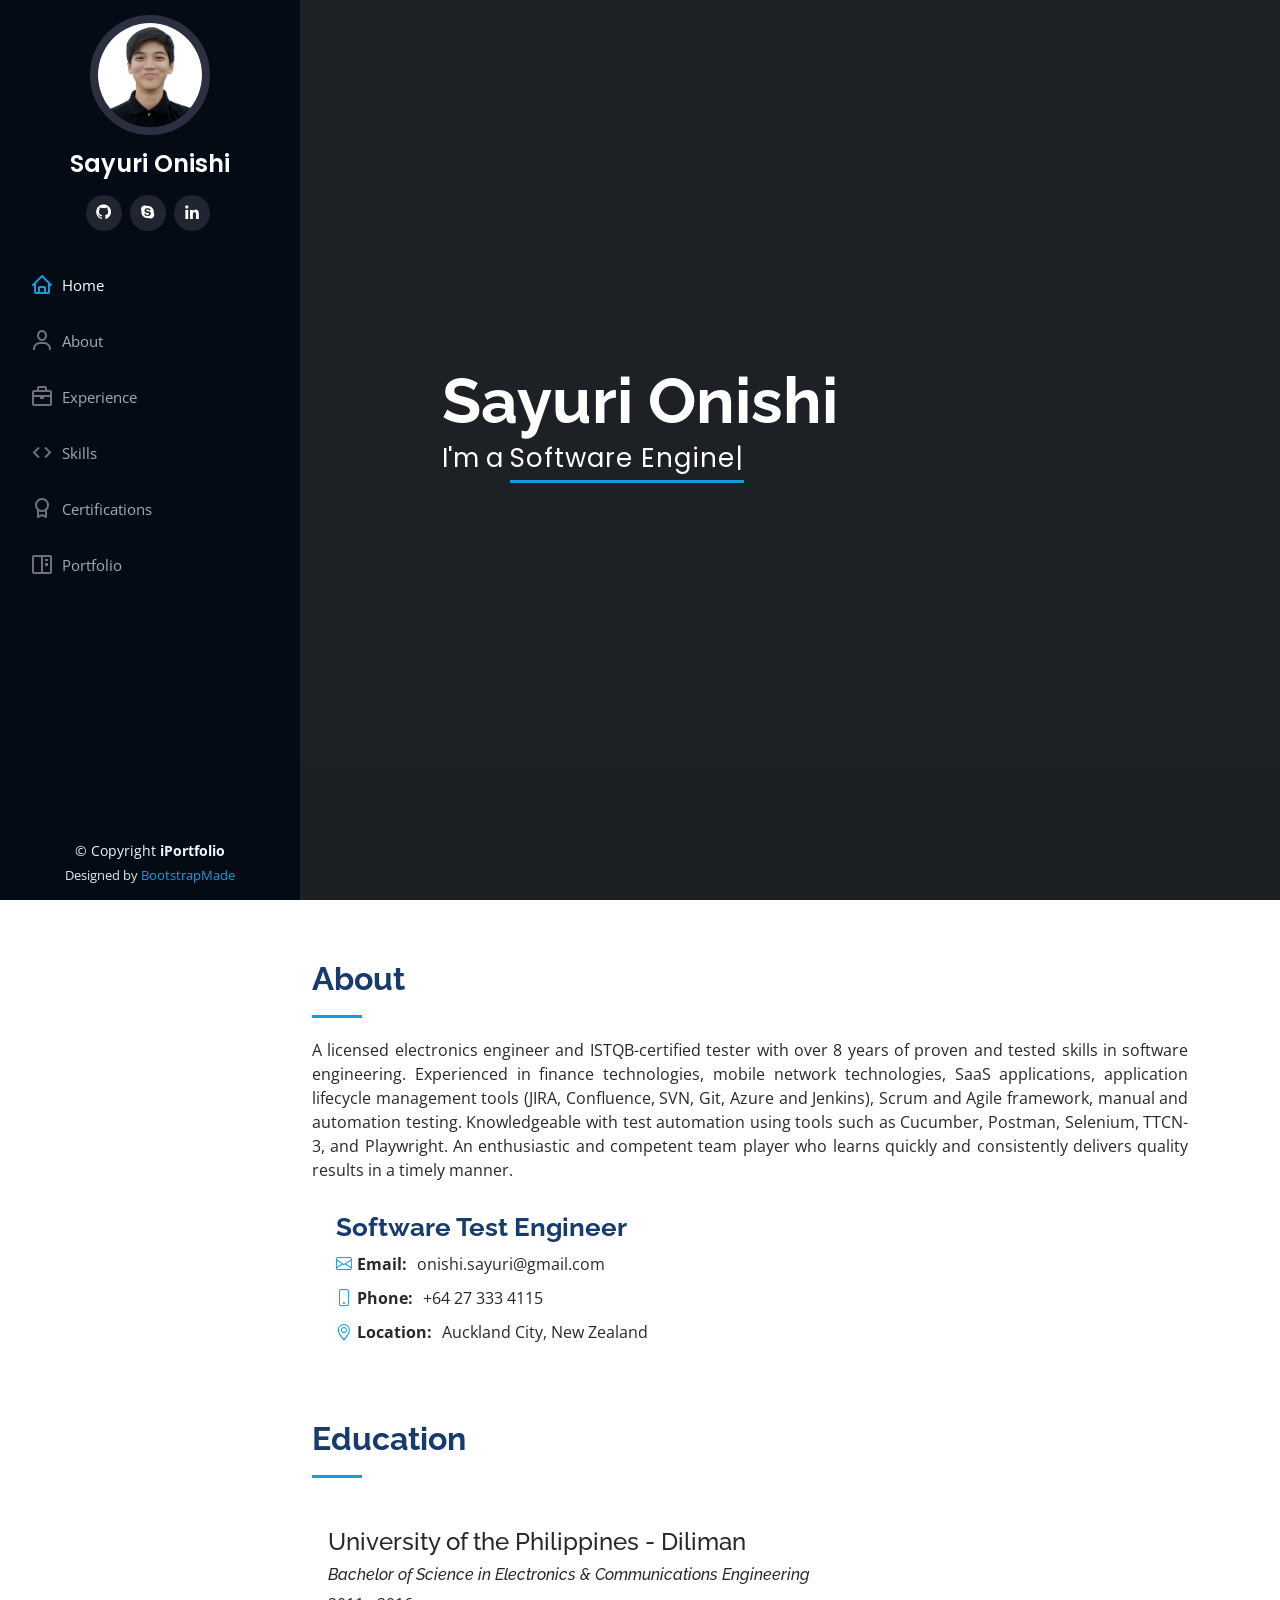
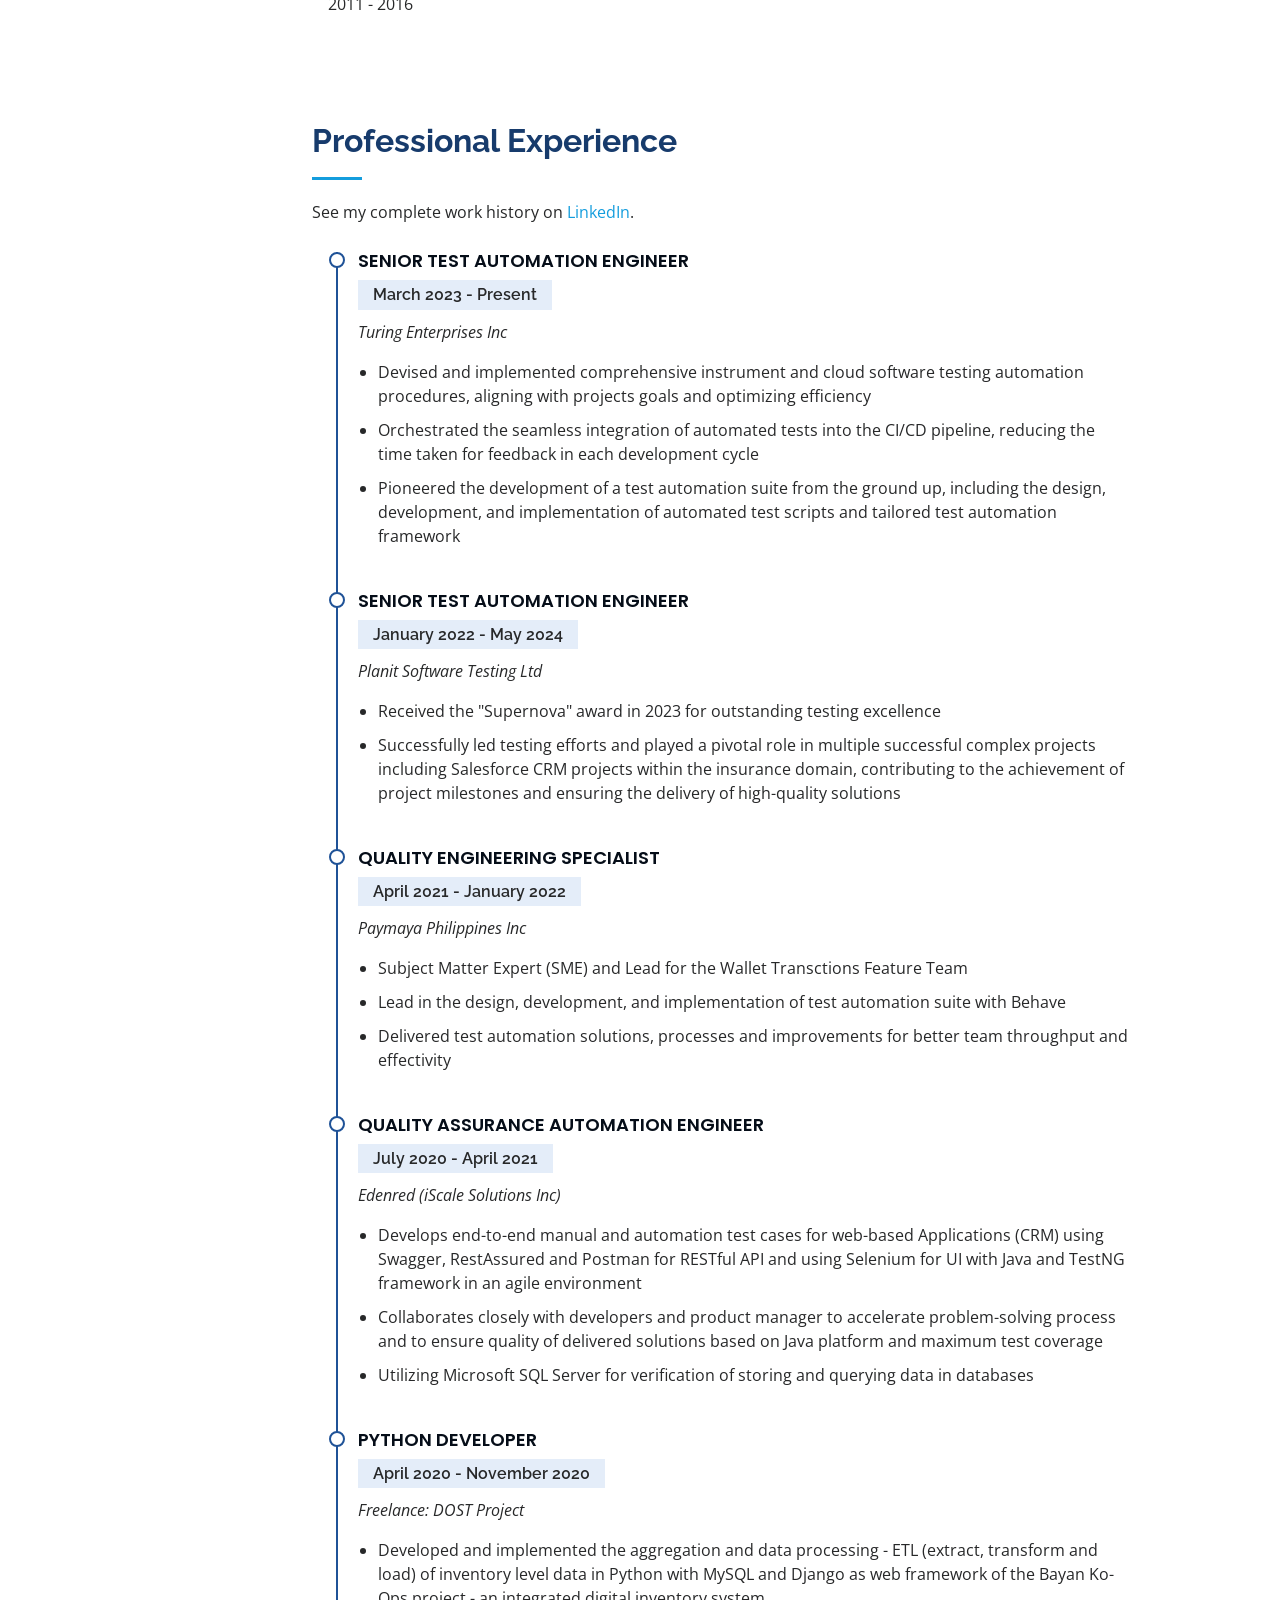
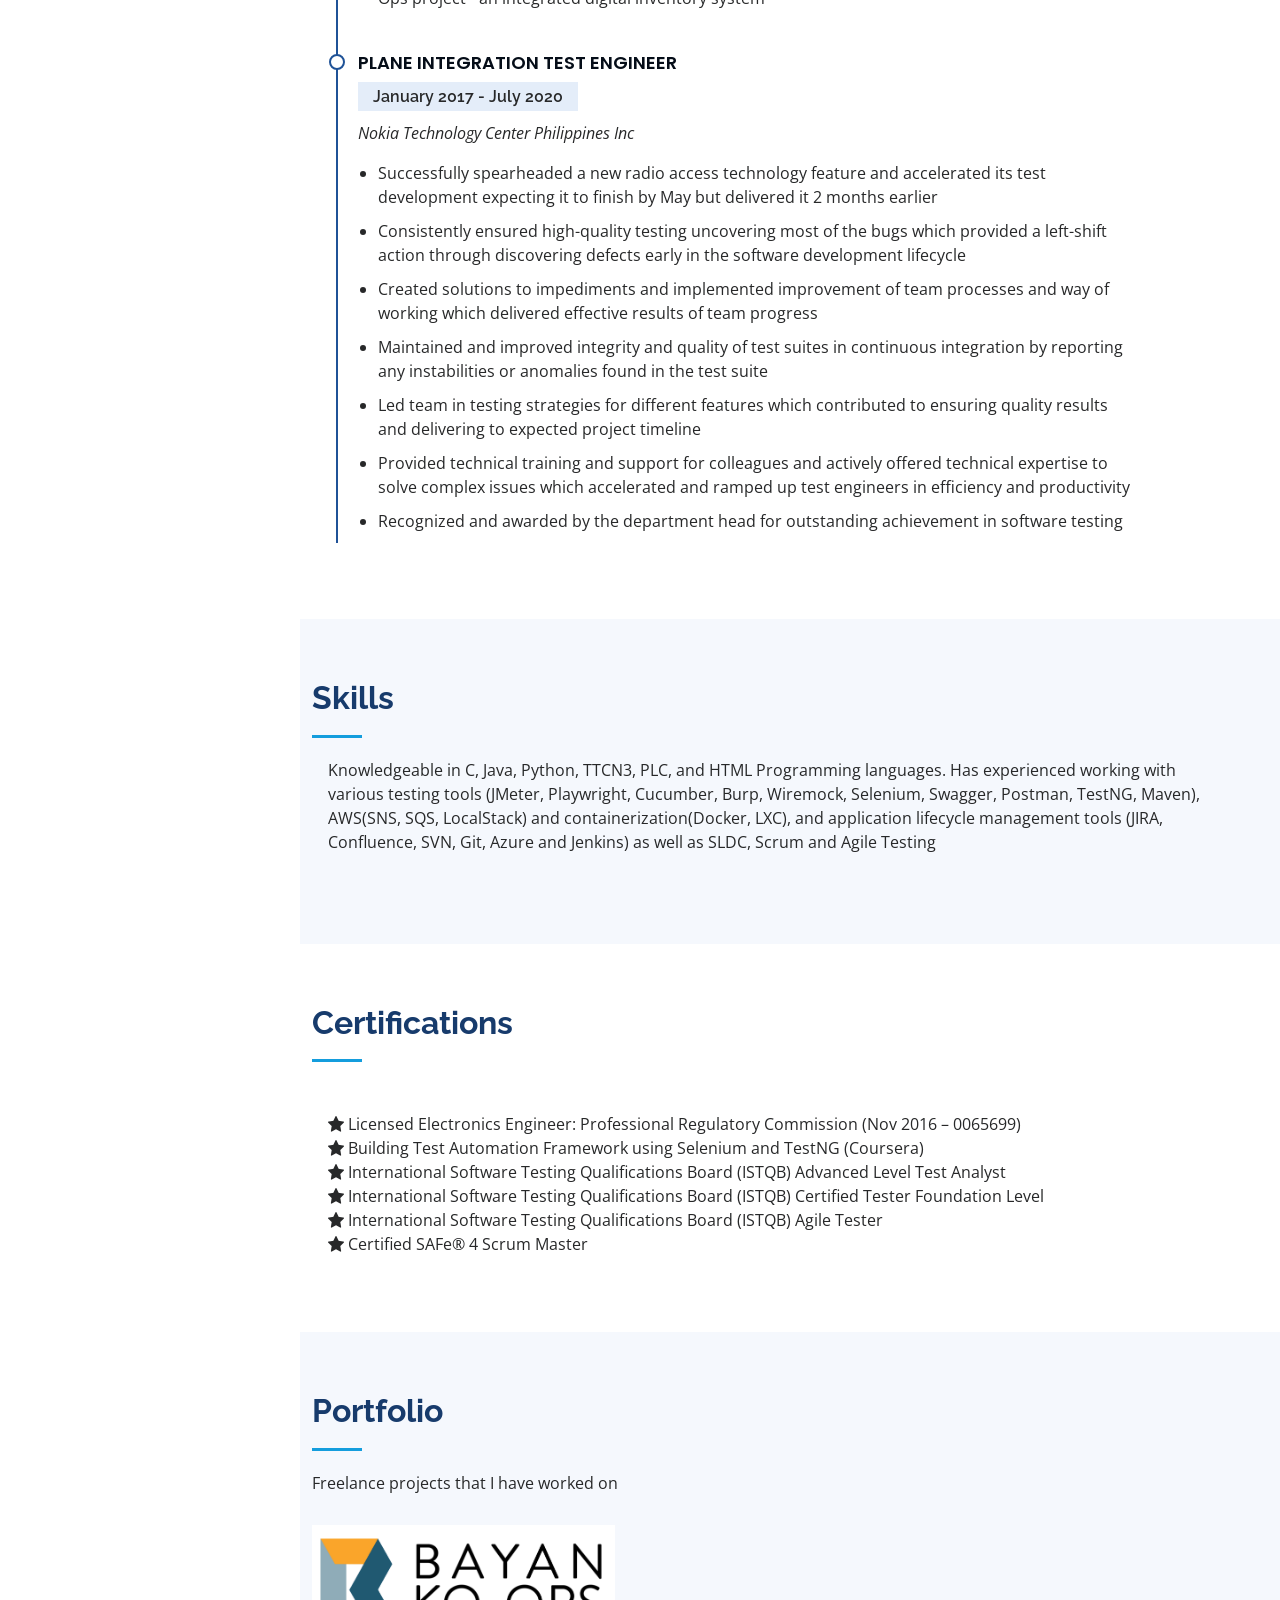
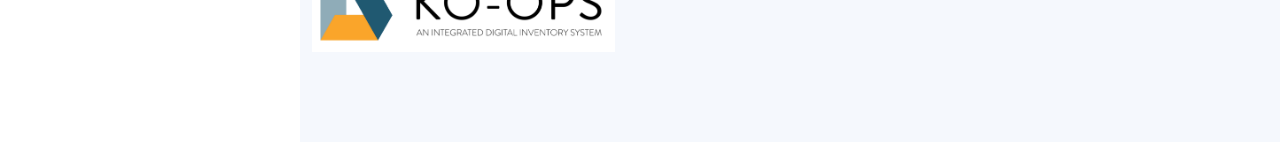
<file: index.html>
<!DOCTYPE html>
<html lang="en">

<head>
  <meta charset="utf-8">
  <meta content="width=device-width, initial-scale=1.0" name="viewport">

  <title>Sayuri Onishi</title>
  <meta property="og:image" content="assets/img/media-link-preview.png" />
  <meta content="" name="description">
  <meta content="" name="keywords">

  <!-- Favicons -->
  <link href="assets/img/avatar.png" rel="icon">
  <link href="assets/img/logo-favicon.png" rel="apple-touch-icon">

  <!-- Google Fonts -->
  <link href="https://fonts.googleapis.com/css?family=Open+Sans:300,300i,400,400i,600,600i,700,700i|Raleway:300,300i,400,400i,500,500i,600,600i,700,700i|Poppins:300,300i,400,400i,500,500i,600,600i,700,700i" rel="stylesheet">

  <!-- Vendor CSS Files -->
  <link href="assets/vendor/aos/aos.css" rel="stylesheet">
  <link href="assets/vendor/bootstrap/css/bootstrap.min.css" rel="stylesheet">
  <link href="assets/vendor/bootstrap-icons/bootstrap-icons.css" rel="stylesheet">
  <link href="assets/vendor/boxicons/css/boxicons.min.css" rel="stylesheet">
  <link href="assets/vendor/glightbox/css/glightbox.min.css" rel="stylesheet">
  <link href="assets/vendor/swiper/swiper-bundle.min.css" rel="stylesheet">

  <!-- Template Main CSS File -->
  <link href="assets/css/style.css" rel="stylesheet">

  <!-- =======================================================
  * Template Name: iPortfolio - v3.2.0
  * Template URL: https://bootstrapmade.com/iportfolio-bootstrap-portfolio-websites-template/
  * Author: BootstrapMade.com
  * License: https://bootstrapmade.com/license/
  ======================================================== -->
</head>

<body>

  <!-- ======= Mobile nav toggle button ======= -->
  <i class="bi bi-list mobile-nav-toggle d-xl-none"></i>

  <!-- ======= Header ======= -->
  <header id="header">
    <div class="d-flex flex-column">

      <div class="profile">
        <img src="assets/img/profile-img.jpg" alt="" class="img-fluid rounded-circle">
        <h1 class="text-light"><a href="index.html">Sayuri Onishi</a></h1>
        <div class="social-links mt-3 text-center">
          <a href="https://sayurionishi.github.io/sayurionishi/" class="github"><i class="bx bxl-github"></i></a>
          <a href="https://join.skype.com/invite/D8X1lK2JYnkG" class="skype"><i class="bx bxl-skype"></i></a>
          <a href="https://www.linkedin.com/in/sayuri-onishi/" class="linkedin"><i class="bx bxl-linkedin"></i></a>
        </div>
      </div>

      <nav id="navbar" class="nav-menu navbar">
        <ul>
          <li><a href="#hero" class="nav-link scrollto active"><i class="bx bx-home"></i> <span>Home</span></a></li>
          <li><a href="#about" class="nav-link scrollto"><i class="bx bx-user"></i> <span>About</span></a></li>
          <li><a href="#resume" class="nav-link scrollto"><i class="bx bx-briefcase"></i> <span>Experience</span></a></li>
          <li><a href="#skills" class="nav-link scrollto"><i class="bx bx-code"></i> <span>Skills</span></a></li>
          <li><a href="#services" class="nav-link scrollto"><i class="bx bx-award"></i> <span>Certifications</span></a></li>
          <li><a href="#portfolio" class="nav-link scrollto"><i class="bx bx-book-content"></i> <span>Portfolio</span></a></li>
        </ul>
      </nav><!-- .nav-menu -->
    </div>
  </header><!-- End Header -->

  <!-- ======= Hero Section ======= -->
  <section id="hero" class="d-flex flex-column justify-content-center align-items-center">
    <div class="hero-container" data-aos="fade-in">
      <h1>Sayuri Onishi</h1>
      <p>I'm a <span class="typed" data-typed-items="Software Engineer, Software Tester, Software Developer"></span></p>
    </div>
  </section><!-- End Hero -->

  <main id="main">

    <!-- ======= About Section ======= -->
    <section id="about" class="about pb-0">
      <div class="container">

        <div class="section-title col-lg-11">
          <h2>About</h2>
          <p>A licensed electronics engineer and ISTQB-certified tester with over 8 years of proven and tested skills in software
            engineering. Experienced in finance technologies, mobile network technologies, SaaS applications, application lifecycle management tools
            (JIRA, Confluence, SVN, Git, Azure and Jenkins), Scrum and Agile framework, manual and automation testing.
            Knowledgeable with test automation using tools such as Cucumber, Postman, Selenium, TTCN-3, and Playwright. An
            enthusiastic and competent team player who learns quickly and consistently delivers quality results in a timely manner.</p>
        </div>
        <div class="col-lg-8 pt-4 pt-lg-0 content mx-4" data-aos="fade-left">
          <h3>Software Test Engineer</h3>
            <div class="col-lg-6">
              <ul>
                <li><i class="bi bi-envelope"></i> <strong>Email:</strong> <span>onishi.sayuri@gmail.com</span></li>
                <li><i class="bi bi-phone"></i> <strong>Phone:</strong> <span>+64 27 333 4115</span></li>
                <li><i class="bi bi-geo-alt"></i> <strong>Location:</strong> <span>Auckland City, New Zealand</span></li>
              </ul>
          </div>
        </div>
      </div>
    </section><!-- End About Section -->

    <!-- ======= Education Section ======= -->
    <section id="facts" class="facts">
      <div class="container">

        <div class="section-title">
          <h2>Education</h2>
        </div>
        <div class="mx-3" data-aos="fade-right">
          <h4>University of the Philippines - Diliman</h4>
          <h6><em>Bachelor of Science in Electronics &amp; Communications Engineering</em></h6>
          <p>2011 - 2016</p>
        </div>
      </div>
    </section><!-- End Facts Section -->

    <!-- ======= Resume Section ======= -->
    <section id="resume" class="resume">
      <div class="container">

        <div class="section-title">
          <h2>Professional Experience</h2>
          <p>See my complete work history on <a href="http://linkedin.com/in/sayuri-onishi">LinkedIn</a>.</p>
        </div>

        <div class="row"></div>
          <div class="col-lg-10 mx-4" data-aos="fade-up" data-aos-delay="100">
            <div class="resume-item">
              <h4>Senior Test Automation Engineer</h4>
              <h5>March 2023 - Present</h5>
              <p><em>Turing Enterprises Inc</em></p>
              <ul>
                <li>Devised and implemented comprehensive instrument and cloud software testing
                  automation procedures, aligning with projects goals and optimizing efficiency</li>
                <li>Orchestrated the seamless integration of automated tests into the CI/CD pipeline,
                  reducing the time taken for feedback in each development cycle</li>
                <li>Pioneered the development of a test automation suite from the ground up, including the
                  design, development, and implementation of automated test scripts and tailored test
                  automation framework</li>
               <!--- <li>Delegate tasks to the 7 members of the design team and provide counsel on all aspects of the project. </li>
                <li>Supervise the assessment of all graphic materials in order to ensure quality and accuracy of the design</li>
                <li>Oversee the efficient use of production project budgets ranging from $2,000 - $25,000</li> -->
              </ul>
            </div>
            <div class="resume-item">
              <h4>Senior Test Automation Engineer</h4>
              <h5>January 2022 - May 2024</h5>
              <p><em>Planit Software Testing Ltd</em></p>
              <ul>
                <li>Received the "Supernova" award in 2023 for outstanding testing excellence</li>
                <li>Successfully led testing efforts and played a pivotal role in multiple successful complex
                  projects including Salesforce CRM projects within the insurance domain, contributing to
                  the achievement of project milestones and ensuring the delivery of high-quality
                  solutions</li>
               <!--- <li>Delegate tasks to the 7 members of the design team and provide counsel on all aspects of the project. </li>
                <li>Supervise the assessment of all graphic materials in order to ensure quality and accuracy of the design</li>
                <li>Oversee the efficient use of production project budgets ranging from $2,000 - $25,000</li> -->
              </ul>
            </div>
            <div class="resume-item">
              <h4>Quality Engineering Specialist</h4>
              <h5>April 2021 - January 2022</h5>
              <p><em>Paymaya Philippines Inc</em></p>
              <ul>
                <li>Subject Matter Expert (SME) and Lead for the Wallet Transctions Feature Team</li>
                <li>Lead in the design, development, and implementation of test automation suite with Behave</li>
                <li>Delivered test automation solutions, processes and improvements for better team throughput and effectivity</li>
               <!--- <li>Delegate tasks to the 7 members of the design team and provide counsel on all aspects of the project. </li>
                <li>Supervise the assessment of all graphic materials in order to ensure quality and accuracy of the design</li>
                <li>Oversee the efficient use of production project budgets ranging from $2,000 - $25,000</li> -->
              </ul>
            </div>
            <div class="resume-item">
              <h4>Quality Assurance Automation Engineer</h4>
              <h5>July 2020 - April 2021</h5>
              <p><em>Edenred (iScale Solutions Inc)</em></p>
              <ul>
                <li>Develops end-to-end manual and automation test cases for web-based Applications (CRM) using Swagger, RestAssured and Postman for RESTful API and using Selenium for UI with Java and TestNG framework in an agile environment</li>
                <li>Collaborates closely with developers and product manager to accelerate problem-solving process and to ensure quality of delivered solutions based on Java platform and maximum test coverage</li>
                <li>Utilizing Microsoft SQL Server for verification of storing and querying data in databases</li>
              </ul>
            </div>
            <div class="resume-item">
              <h4>Python Developer</h4>
              <h5>April 2020 - November 2020</h5>
              <p><em>Freelance: DOST Project</em></p>
              <ul>
                <li>Developed and implemented the aggregation and data processing - ETL (extract, transform and load) of inventory level data in Python with MySQL and Django as web framework of the Bayan Ko-Ops project - an integrated digital inventory system</li>
              </ul>
            </div>
            <div class="resume-item">
              <h4>Plane Integration Test Engineer</h4>
              <h5>January 2017 - July 2020</h5>
              <p><em>Nokia Technology Center Philippines Inc</em></p>
              <ul>
                <li>Successfully spearheaded a new radio access technology feature and accelerated its test development expecting it to finish by May but delivered it 2 months earlier</li>
                <li>Consistently ensured high-quality testing uncovering most of the bugs which provided a left-shift action through discovering defects early in the software development lifecycle</li>
                <li>Created solutions to impediments and implemented improvement of team processes and way of working which delivered effective results of team progress</li>
                <li>Maintained and improved integrity and quality of test suites in continuous integration by reporting any instabilities or anomalies found in the test suite</li>
                <li>Led team in testing strategies for different features which contributed to ensuring quality results and delivering to expected project timeline</li>
                <li>Provided technical training and support for colleagues and actively offered technical expertise to solve complex issues which accelerated and ramped up test engineers in efficiency and productivity</li>
                <li>Recognized and awarded by the department head for outstanding achievement in software testing</li>
              </ul>
            </div>
          </div>
        </div>

      </div>
    </section><!-- End Resume Section -->


    <!-- ======= Skills Section ======= -->
    <section id="skills" class="skills section-bg">
      <div class="container">

        <div class="section-title">
          <h2>Skills</h2>
          <div class="col-lg-11 mx-3" data-aos="fade-in">
            <p>Knowledgeable in C, Java, Python, TTCN3, PLC, and HTML Programming languages. Has experienced working with various
              testing tools (JMeter, Playwright, Cucumber, Burp, Wiremock, Selenium, Swagger, Postman, TestNG, Maven), AWS(SNS, SQS, LocalStack)
              and containerization(Docker, LXC), and application lifecycle management tools (JIRA, Confluence, SVN, Git, Azure and Jenkins)
              as well as SLDC, Scrum and Agile Testing</p>
          </div>
        </div>
      </div>
    </section><!-- End Skills Section -->



    <!-- ======= Services/Ceritifcations Section ======= -->
    <section id="services" class="services">
      <div class="container">

        <div class="section-title">
          <h2>Certifications</h2>
        </div>
        <div class="col-lg-10 mx-3 content" data-aos="fade-in">
          <ul>
            <li><i class="bi bi-star-fill"></i>  <span>Licensed Electronics Engineer: Professional Regulatory Commission (Nov 2016 – 0065699)</span></li>
            <li><i class="bi bi-star-fill"></i>  <span>Building Test Automation Framework using Selenium and TestNG (Coursera)</span></li>
            <li><i class="bi bi-star-fill"></i>  <span>International Software Testing Qualifications Board (ISTQB) Advanced Level Test Analyst</span></li>
            <li><i class="bi bi-star-fill"></i>  <span>International Software Testing Qualifications Board (ISTQB) Certified Tester Foundation Level</span></li>
            <li><i class="bi bi-star-fill"></i>  <span>International Software Testing Qualifications Board (ISTQB) Agile Tester</span></li>
            <li><i class="bi bi-star-fill"></i>  <span>Certified SAFe® 4 Scrum Master</span></li>
          </ul>
        </div>

      </div>
    </section><!-- End Services Section -->

  <!-- ======= Portfolio Section ======= -->
   <section id="portfolio" class="portfolio section-bg">
    <div class="container">

      <div class="section-title">
        <h2>Portfolio</h2>
        <p>Freelance projects that I have worked on</p>
      </div>


      <div class="row portfolio-container" data-aos="fade-up" data-aos-delay="100">

        <div class="col-lg-4 col-md-6 portfolio-item filter-app">
          <div class="portfolio-wrap">
            <img src="assets/img/portfolio/portfolio-1.png" class="img-fluid" alt="">
            <div class="portfolio-links">
              <a href="assets/img/portfolio/portfolio-1.png" data-gallery="portfolioGallery" class="portfolio-lightbox" title="Bayan Ko Ops"><i class="bx bx-plus"></i></a>
              <a href="https://pcieerd.dost.gov.ph/images/downloads/presentation_materials/transport-webinar-2020/BayanKoOpsWebinarPPTv2.pdf" title="More Details"><i class="bx bx-link"></i></a>
            </div>
          </div>
        </div>

      </div>

    </div>
  </section><!-- End Portfolio Section -->

  </main><!-- End #main -->

  <!-- ======= Footer ======= -->
  <footer id="footer">
    <div class="container">
      <div class="copyright">
        &copy; Copyright <strong><span>iPortfolio</span></strong>
      </div>
      <div class="credits">
        <!-- All the links in the footer should remain intact. -->
        <!-- You can delete the links only if you purchased the pro version. -->
        <!-- Licensing information: https://bootstrapmade.com/license/ -->
        <!-- Purchase the pro version with working PHP/AJAX contact form: https://bootstrapmade.com/iportfolio-bootstrap-portfolio-websites-template/ -->
        Designed by <a href="https://bootstrapmade.com/">BootstrapMade</a>
      </div>
    </div>
  </footer><!-- End  Footer -->

  <a href="#" class="back-to-top d-flex align-items-center justify-content-center"><i class="bi bi-arrow-up-short"></i></a>

  <!-- Vendor JS Files -->
  <script src="assets/vendor/aos/aos.js"></script>
  <script src="assets/vendor/bootstrap/js/bootstrap.bundle.min.js"></script>
  <script src="assets/vendor/glightbox/js/glightbox.min.js"></script>
  <script src="assets/vendor/isotope-layout/isotope.pkgd.min.js"></script>
  <script src="assets/vendor/php-email-form/validate.js"></script>
  <script src="assets/vendor/purecounter/purecounter.js"></script>
  <script src="assets/vendor/swiper/swiper-bundle.min.js"></script>
  <script src="assets/vendor/typed.js/typed.min.js"></script>
  <script src="assets/vendor/waypoints/noframework.waypoints.js"></script>

  <!-- Template Main JS File -->
  <script src="assets/js/main.js"></script>

</body>

</html>
</file>
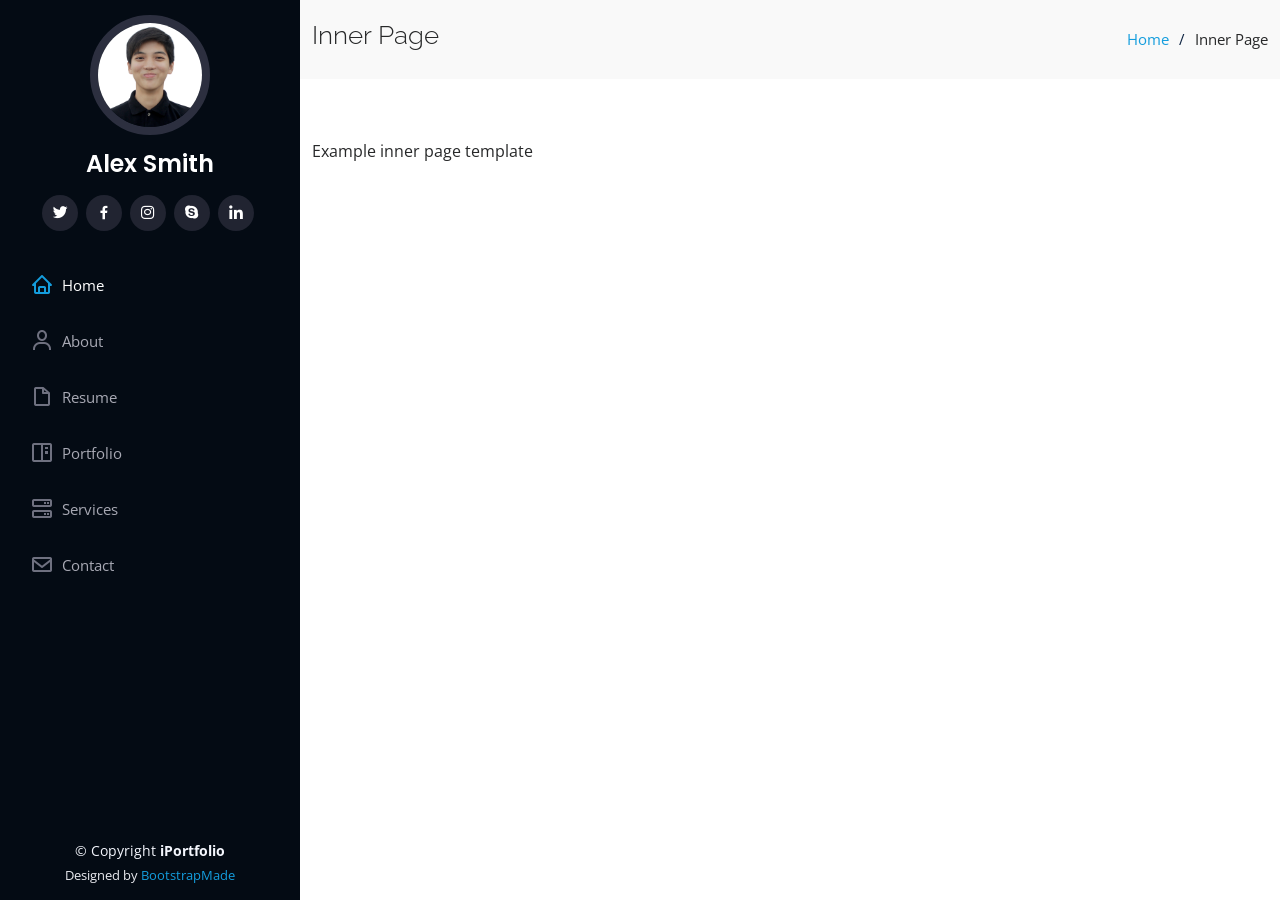
<file: inner-page.html>
<!DOCTYPE html>
<html lang="en">

<head>
  <meta charset="utf-8">
  <meta content="width=device-width, initial-scale=1.0" name="viewport">

  <title>Inner Page - Sayuri Onishi</title>
  <meta content="" name="description">
  <meta content="" name="keywords">

  <!-- Favicons -->
  <link href="assets/img/avatar.png" rel="icon">
  <link href="assets/img/logo-favicon.png" rel="apple-touch-icon">

  <!-- Google Fonts -->
  <link href="https://fonts.googleapis.com/css?family=Open+Sans:300,300i,400,400i,600,600i,700,700i|Raleway:300,300i,400,400i,500,500i,600,600i,700,700i|Poppins:300,300i,400,400i,500,500i,600,600i,700,700i" rel="stylesheet">

  <!-- Vendor CSS Files -->
  <link href="assets/vendor/aos/aos.css" rel="stylesheet">
  <link href="assets/vendor/bootstrap/css/bootstrap.min.css" rel="stylesheet">
  <link href="assets/vendor/bootstrap-icons/bootstrap-icons.css" rel="stylesheet">
  <link href="assets/vendor/boxicons/css/boxicons.min.css" rel="stylesheet">
  <link href="assets/vendor/glightbox/css/glightbox.min.css" rel="stylesheet">
  <link href="assets/vendor/swiper/swiper-bundle.min.css" rel="stylesheet">

  <!-- Template Main CSS File -->
  <link href="assets/css/style.css" rel="stylesheet">

  <!-- =======================================================
  * Template Name: iPortfolio - v3.2.0
  * Template URL: https://bootstrapmade.com/iportfolio-bootstrap-portfolio-websites-template/
  * Author: BootstrapMade.com
  * License: https://bootstrapmade.com/license/
  ======================================================== -->
</head>

<body>

  <!-- ======= Mobile nav toggle button ======= -->
  <i class="bi bi-list mobile-nav-toggle d-xl-none"></i>

  <!-- ======= Header ======= -->
  <header id="header">
    <div class="d-flex flex-column">

      <div class="profile">
        <img src="assets/img/profile-img.jpg" alt="" class="img-fluid rounded-circle">
        <h1 class="text-light"><a href="index.html">Alex Smith</a></h1>
        <div class="social-links mt-3 text-center">
          <a href="#" class="twitter"><i class="bx bxl-twitter"></i></a>
          <a href="#" class="facebook"><i class="bx bxl-facebook"></i></a>
          <a href="#" class="instagram"><i class="bx bxl-instagram"></i></a>
          <a href="#" class="google-plus"><i class="bx bxl-skype"></i></a>
          <a href="#" class="linkedin"><i class="bx bxl-linkedin"></i></a>
        </div>
      </div>

      <nav id="navbar" class="nav-menu navbar">
        <ul>
          <li><a href="#hero" class="nav-link scrollto active"><i class="bx bx-home"></i> <span>Home</span></a></li>
          <li><a href="#about" class="nav-link scrollto"><i class="bx bx-user"></i> <span>About</span></a></li>
          <li><a href="#resume" class="nav-link scrollto"><i class="bx bx-file-blank"></i> <span>Resume</span></a></li>
          <li><a href="#portfolio" class="nav-link scrollto"><i class="bx bx-book-content"></i> <span>Portfolio</span></a></li>
          <li><a href="#services" class="nav-link scrollto"><i class="bx bx-server"></i> <span>Services</span></a></li>
          <li><a href="#contact" class="nav-link scrollto"><i class="bx bx-envelope"></i> <span>Contact</span></a></li>
        </ul>
      </nav><!-- .nav-menu -->
    </div>
  </header><!-- End Header -->

  <main id="main">

    <!-- ======= Breadcrumbs ======= -->
    <section class="breadcrumbs">
      <div class="container">

        <div class="d-flex justify-content-between align-items-center">
          <h2>Inner Page</h2>
          <ol>
            <li><a href="index.html">Home</a></li>
            <li>Inner Page</li>
          </ol>
        </div>

      </div>
    </section><!-- End Breadcrumbs -->

    <section class="inner-page">
      <div class="container">
        <p>
          Example inner page template
        </p>
      </div>
    </section>

  </main><!-- End #main -->

  <!-- ======= Footer ======= -->
  <footer id="footer">
    <div class="container">
      <div class="copyright">
        &copy; Copyright <strong><span>iPortfolio</span></strong>
      </div>
      <div class="credits">
        <!-- All the links in the footer should remain intact. -->
        <!-- You can delete the links only if you purchased the pro version. -->
        <!-- Licensing information: https://bootstrapmade.com/license/ -->
        <!-- Purchase the pro version with working PHP/AJAX contact form: https://bootstrapmade.com/iportfolio-bootstrap-portfolio-websites-template/ -->
        Designed by <a href="https://bootstrapmade.com/">BootstrapMade</a>
      </div>
    </div>
  </footer><!-- End  Footer -->

  <a href="#" class="back-to-top d-flex align-items-center justify-content-center"><i class="bi bi-arrow-up-short"></i></a>

  <!-- Vendor JS Files -->
  <script src="assets/vendor/aos/aos.js"></script>
  <script src="assets/vendor/bootstrap/js/bootstrap.bundle.min.js"></script>
  <script src="assets/vendor/glightbox/js/glightbox.min.js"></script>
  <script src="assets/vendor/isotope-layout/isotope.pkgd.min.js"></script>
  <script src="assets/vendor/php-email-form/validate.js"></script>
  <script src="assets/vendor/purecounter/purecounter.js"></script>
  <script src="assets/vendor/swiper/swiper-bundle.min.js"></script>
  <script src="assets/vendor/typed.js/typed.min.js"></script>
  <script src="assets/vendor/waypoints/noframework.waypoints.js"></script>

  <!-- Template Main JS File -->
  <script src="assets/js/main.js"></script>

</body>

</html>
</file>
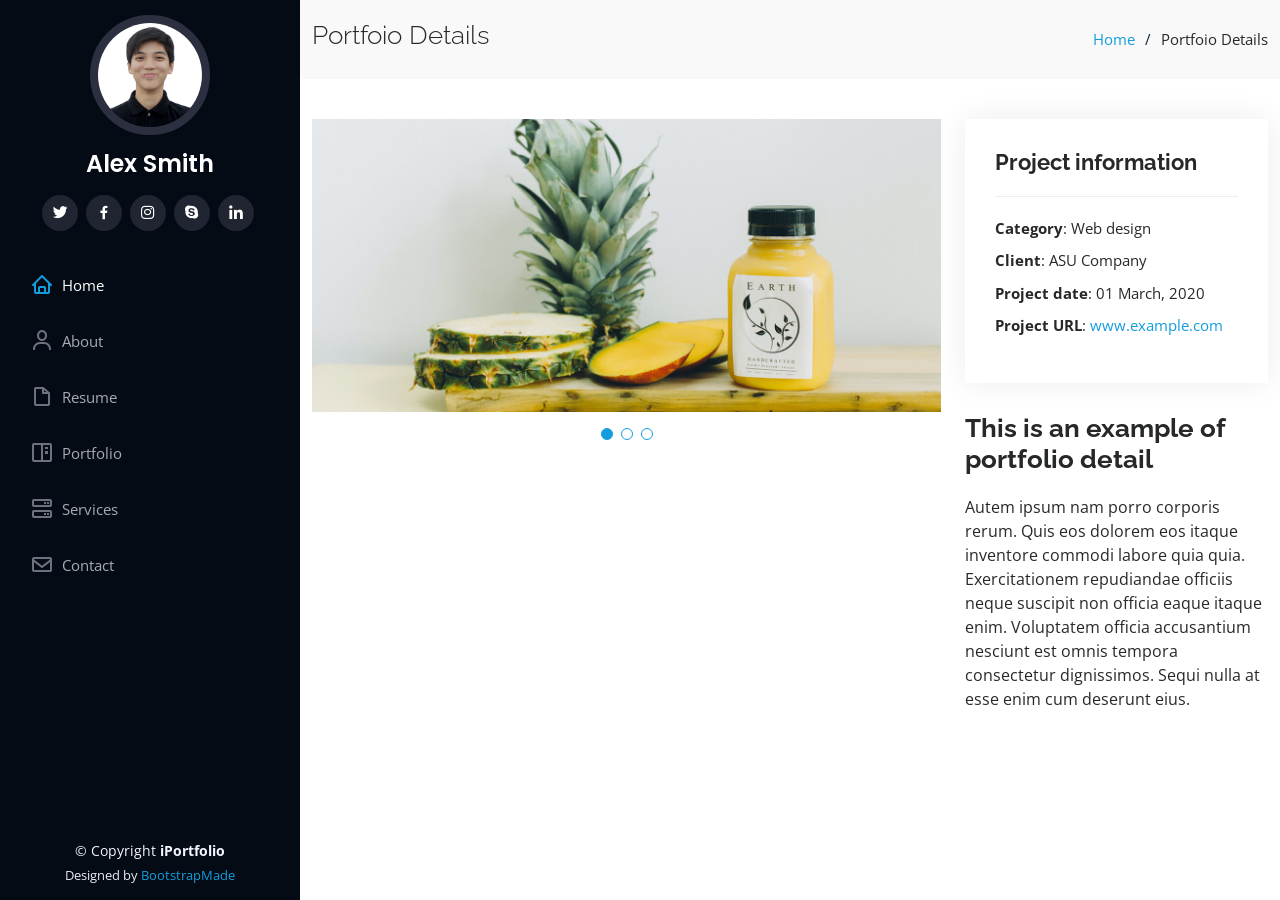
<file: portfolio-details.html>
<!DOCTYPE html>
<html lang="en">

<head>
  <meta charset="utf-8">
  <meta content="width=device-width, initial-scale=1.0" name="viewport">

  <title>Portfolio Details - Sayuri Onishi</title>
  <meta content="" name="description">
  <meta content="" name="keywords">

  <!-- Favicons -->
  <link href="assets/img/avatar.png" rel="icon">
  <link href="assets/img/logo-favicon.png" rel="apple-touch-icon">

  <!-- Google Fonts -->
  <link href="https://fonts.googleapis.com/css?family=Open+Sans:300,300i,400,400i,600,600i,700,700i|Raleway:300,300i,400,400i,500,500i,600,600i,700,700i|Poppins:300,300i,400,400i,500,500i,600,600i,700,700i" rel="stylesheet">

  <!-- Vendor CSS Files -->
  <link href="assets/vendor/aos/aos.css" rel="stylesheet">
  <link href="assets/vendor/bootstrap/css/bootstrap.min.css" rel="stylesheet">
  <link href="assets/vendor/bootstrap-icons/bootstrap-icons.css" rel="stylesheet">
  <link href="assets/vendor/boxicons/css/boxicons.min.css" rel="stylesheet">
  <link href="assets/vendor/glightbox/css/glightbox.min.css" rel="stylesheet">
  <link href="assets/vendor/swiper/swiper-bundle.min.css" rel="stylesheet">

  <!-- Template Main CSS File -->
  <link href="assets/css/style.css" rel="stylesheet">

  <!-- =======================================================
  * Template Name: iPortfolio - v3.2.0
  * Template URL: https://bootstrapmade.com/iportfolio-bootstrap-portfolio-websites-template/
  * Author: BootstrapMade.com
  * License: https://bootstrapmade.com/license/
  ======================================================== -->
</head>

<body>

  <!-- ======= Mobile nav toggle button ======= -->
  <i class="bi bi-list mobile-nav-toggle d-xl-none"></i>

  <!-- ======= Header ======= -->
  <header id="header">
    <div class="d-flex flex-column">

      <div class="profile">
        <img src="assets/img/profile-img.jpg" alt="" class="img-fluid rounded-circle">
        <h1 class="text-light"><a href="index.html">Alex Smith</a></h1>
        <div class="social-links mt-3 text-center">
          <a href="#" class="twitter"><i class="bx bxl-twitter"></i></a>
          <a href="#" class="facebook"><i class="bx bxl-facebook"></i></a>
          <a href="#" class="instagram"><i class="bx bxl-instagram"></i></a>
          <a href="#" class="google-plus"><i class="bx bxl-skype"></i></a>
          <a href="#" class="linkedin"><i class="bx bxl-linkedin"></i></a>
        </div>
      </div>

      <nav id="navbar" class="nav-menu navbar">
        <ul>
          <li><a href="#hero" class="nav-link scrollto active"><i class="bx bx-home"></i> <span>Home</span></a></li>
          <li><a href="#about" class="nav-link scrollto"><i class="bx bx-user"></i> <span>About</span></a></li>
          <li><a href="#resume" class="nav-link scrollto"><i class="bx bx-file-blank"></i> <span>Resume</span></a></li>
          <li><a href="#portfolio" class="nav-link scrollto"><i class="bx bx-book-content"></i> <span>Portfolio</span></a></li>
          <li><a href="#services" class="nav-link scrollto"><i class="bx bx-server"></i> <span>Services</span></a></li>
          <li><a href="#contact" class="nav-link scrollto"><i class="bx bx-envelope"></i> <span>Contact</span></a></li>
        </ul>
      </nav><!-- .nav-menu -->
    </div>
  </header><!-- End Header -->

  <main id="main">

    <!-- ======= Breadcrumbs ======= -->
    <section id="breadcrumbs" class="breadcrumbs">
      <div class="container">

        <div class="d-flex justify-content-between align-items-center">
          <h2>Portfoio Details</h2>
          <ol>
            <li><a href="index.html">Home</a></li>
            <li>Portfoio Details</li>
          </ol>
        </div>

      </div>
    </section><!-- End Breadcrumbs -->

    <!-- ======= Portfolio Details Section ======= -->
    <section id="portfolio-details" class="portfolio-details">
      <div class="container">

        <div class="row gy-4">

          <div class="col-lg-8">
            <div class="portfolio-details-slider swiper-container">
              <div class="swiper-wrapper align-items-center">

                <div class="swiper-slide">
                  <img src="assets/img/portfolio/portfolio-details-1.jpg" alt="">
                </div>

                <div class="swiper-slide">
                  <img src="assets/img/portfolio/portfolio-details-2.jpg" alt="">
                </div>

                <div class="swiper-slide">
                  <img src="assets/img/portfolio/portfolio-details-3.jpg" alt="">
                </div>

              </div>
              <div class="swiper-pagination"></div>
            </div>
          </div>

          <div class="col-lg-4">
            <div class="portfolio-info">
              <h3>Project information</h3>
              <ul>
                <li><strong>Category</strong>: Web design</li>
                <li><strong>Client</strong>: ASU Company</li>
                <li><strong>Project date</strong>: 01 March, 2020</li>
                <li><strong>Project URL</strong>: <a href="#">www.example.com</a></li>
              </ul>
            </div>
            <div class="portfolio-description">
              <h2>This is an example of portfolio detail</h2>
              <p>
                Autem ipsum nam porro corporis rerum. Quis eos dolorem eos itaque inventore commodi labore quia quia. Exercitationem repudiandae officiis neque suscipit non officia eaque itaque enim. Voluptatem officia accusantium nesciunt est omnis tempora consectetur dignissimos. Sequi nulla at esse enim cum deserunt eius.
              </p>
            </div>
          </div>

        </div>

      </div>
    </section><!-- End Portfolio Details Section -->

  </main><!-- End #main -->

  <!-- ======= Footer ======= -->
  <footer id="footer">
    <div class="container">
      <div class="copyright">
        &copy; Copyright <strong><span>iPortfolio</span></strong>
      </div>
      <div class="credits">
        <!-- All the links in the footer should remain intact. -->
        <!-- You can delete the links only if you purchased the pro version. -->
        <!-- Licensing information: https://bootstrapmade.com/license/ -->
        <!-- Purchase the pro version with working PHP/AJAX contact form: https://bootstrapmade.com/iportfolio-bootstrap-portfolio-websites-template/ -->
        Designed by <a href="https://bootstrapmade.com/">BootstrapMade</a>
      </div>
    </div>
  </footer><!-- End  Footer -->

  <a href="#" class="back-to-top d-flex align-items-center justify-content-center"><i class="bi bi-arrow-up-short"></i></a>

  <!-- Vendor JS Files -->
  <script src="assets/vendor/aos/aos.js"></script>
  <script src="assets/vendor/bootstrap/js/bootstrap.bundle.min.js"></script>
  <script src="assets/vendor/glightbox/js/glightbox.min.js"></script>
  <script src="assets/vendor/isotope-layout/isotope.pkgd.min.js"></script>
  <script src="assets/vendor/php-email-form/validate.js"></script>
  <script src="assets/vendor/purecounter/purecounter.js"></script>
  <script src="assets/vendor/swiper/swiper-bundle.min.js"></script>
  <script src="assets/vendor/typed.js/typed.min.js"></script>
  <script src="assets/vendor/waypoints/noframework.waypoints.js"></script>

  <!-- Template Main JS File -->
  <script src="assets/js/main.js"></script>

</body>

</html>
</file>
<file: assets/css/style.css>
/**
* Template Name: iPortfolio - v3.2.0
* Template URL: https://bootstrapmade.com/iportfolio-bootstrap-portfolio-websites-template/
* Author: BootstrapMade.com
* License: https://bootstrapmade.com/license/
*/

/*--------------------------------------------------------------
# General
--------------------------------------------------------------*/
body {
  font-family: "Open Sans", sans-serif;
  color: #272829;
}

a {
  color: #149ddd;
  text-decoration: none;
}

a:hover {
  color: #37b3ed;
  text-decoration: none;
}

h1,
h2,
h3,
h4,
h5,
h6 {
  font-family: "Raleway", sans-serif;
}

/*--------------------------------------------------------------
# Back to top button
--------------------------------------------------------------*/
.back-to-top {
  position: fixed;
  visibility: hidden;
  opacity: 0;
  right: 15px;
  bottom: 15px;
  z-index: 996;
  background: #149ddd;
  width: 40px;
  height: 40px;
  border-radius: 50px;
  transition: all 0.4s;
}

.back-to-top i {
  font-size: 28px;
  color: #fff;
  line-height: 0;
}

.back-to-top:hover {
  background: #2eafec;
  color: #fff;
}

.back-to-top.active {
  visibility: visible;
  opacity: 1;
}

/*--------------------------------------------------------------
# Header
--------------------------------------------------------------*/
#header {
  position: fixed;
  top: 0;
  left: 0;
  bottom: 0;
  width: 300px;
  transition: all ease-in-out 0.5s;
  z-index: 9997;
  transition: all 0.5s;
  padding: 0 15px;
  background: #040b14;
  overflow-y: auto;
}

#header .profile img {
  margin: 15px auto;
  display: block;
  width: 120px;
  border: 8px solid #2c2f3f;
}

#header .profile h1 {
  font-size: 24px;
  margin: 0;
  padding: 0;
  font-weight: 600;
  -moz-text-align-last: center;
  text-align-last: center;
  font-family: "Poppins", sans-serif;
}

#header .profile h1 a,
#header .profile h1 a:hover {
  color: #fff;
  text-decoration: none;
}

#header .profile .social-links a {
  font-size: 18px;
  display: inline-block;
  background: #212431;
  color: #fff;
  line-height: 1;
  padding: 8px 0;
  margin-right: 4px;
  border-radius: 50%;
  text-align: center;
  width: 36px;
  height: 36px;
  transition: 0.3s;
}

#header .profile .social-links a:hover {
  background: #149ddd;
  color: #fff;
  text-decoration: none;
}

#main {
  margin-left: 300px;
}

@media (max-width: 1199px) {
  #header {
    left: -300px;
  }
  #main {
    margin-left: 0;
  }
}

/*--------------------------------------------------------------
# Navigation Menu
--------------------------------------------------------------*/
/* Desktop Navigation */
.nav-menu {
  padding: 30px 0 0 0;
}

.nav-menu * {
  margin: 0;
  padding: 0;
  list-style: none;
}

.nav-menu > ul > li {
  position: relative;
  white-space: nowrap;
}

.nav-menu a {
  display: flex;
  align-items: center;
  color: #a8a9b4;
  padding: 12px 15px;
  margin-bottom: 8px;
  transition: 0.3s;
  font-size: 15px;
}

.nav-menu a i {
  font-size: 24px;
  padding-right: 8px;
  color: #6f7180;
}

.nav-menu a:hover,
.nav-menu .active,
.nav-menu li:hover > a {
  text-decoration: none;
  color: #fff;
}

.nav-menu a:hover i,
.nav-menu .active i,
.nav-menu li:hover > a i {
  color: #149ddd;
}

/* Mobile Navigation */
.mobile-nav-toggle {
  position: fixed;
  right: 15px;
  top: 15px;
  z-index: 9998;
  border: 0;
  font-size: 24px;
  transition: all 0.4s;
  outline: none !important;
  background-color: #149ddd;
  color: #fff;
  width: 40px;
  height: 40px;
  display: inline-flex;
  align-items: center;
  justify-content: center;
  line-height: 0;
  border-radius: 50px;
  cursor: pointer;
}

.mobile-nav-active {
  overflow: hidden;
}

.mobile-nav-active #header {
  left: 0;
}

/*--------------------------------------------------------------
# Hero Section
--------------------------------------------------------------*/
#hero {
  width: 100%;
  height: 100vh;
  background-color: #272829;
  /*  background: url("../img/hero-bg.jpg") top center; */
  background-size: cover;
}

#hero:before {
  content: "";
  background: rgba(5, 13, 24, 0.3);
  position: absolute;
  bottom: 0;
  top: 0;
  left: 0;
  right: 0;
  z-index: 1;
}

#hero .hero-container {
  position: relative;
  z-index: 2;
  min-width: 300px;
}

#hero h1 {
  margin: 0 0 10px 0;
  font-size: 64px;
  font-weight: 700;
  line-height: 56px;
  color: #fff;
}

#hero p {
  color: #fff;
  margin-bottom: 50px;
  font-size: 26px;
  font-family: "Poppins", sans-serif;
}

#hero p span {
  color: #fff;
  padding-bottom: 4px;
  letter-spacing: 1px;
  border-bottom: 3px solid #149ddd;
}

@media (min-width: 1024px) {
  #hero {
    background-attachment: fixed;
  }
}

@media (max-width: 768px) {
  #hero h1 {
    font-size: 28px;
    line-height: 36px;
  }
  #hero h2 {
    font-size: 18px;
    line-height: 24px;
    margin-bottom: 30px;
  }
}

/*--------------------------------------------------------------
# Sections General
--------------------------------------------------------------*/
section {
  padding: 60px 0;
  overflow: hidden;
}

.section-bg {
  background: #f5f8fd;
}

.section-title {
  padding-bottom: 30px;
}

.section-title h2 {
  font-size: 32px;
  font-weight: bold;
  margin-bottom: 20px;
  padding-bottom: 20px;
  position: relative;
  color: #173b6c;
}

.section-title h2::after {
  content: "";
  position: absolute;
  display: block;
  width: 50px;
  height: 3px;
  background: #149ddd;
  bottom: 0;
  left: 0;
}

.section-title p {
  margin-bottom: 0;
}

/*--------------------------------------------------------------
# About
--------------------------------------------------------------*/
.about .content h3 {
  font-weight: 700;
  font-size: 26px;
  color: #173b6c;
}

.about .section-title > p {
  text-align: justify;
}

.about .content ul {
  list-style: none;
  padding: 0;
}

.about .content ul li {
  margin-bottom: 10px;
  display: flex;
  align-items: center;
}

.about .content ul strong {
  margin-right: 10px;
}

.about .content ul i {
  font-size: 16px;
  margin-right: 5px;
  color: #149ddd;
  line-height: 0;
}

.about .content p:last-child {
  margin-bottom: 0;
}

/*--------------------------------------------------------------
# Facts
--------------------------------------------------------------*/
.facts {
  padding-bottom: 30px;
}

.facts .count-box {
  padding: 30px;
  width: 100%;
}

.facts .count-box i {
  display: block;
  font-size: 44px;
  color: #149ddd;
  float: left;
  line-height: 0;
}

.facts .count-box span {
  font-size: 48px;
  line-height: 40px;
  display: block;
  font-weight: 700;
  color: #050d18;
  margin-left: 60px;
}

.facts .count-box p {
  padding: 15px 0 0 0;
  margin: 0 0 0 60px;
  font-family: "Raleway", sans-serif;
  font-size: 14px;
  color: #122f57;
}

.facts .count-box a {
  font-weight: 600;
  display: block;
  margin-top: 20px;
  color: #122f57;
  font-size: 15px;
  font-family: "Poppins", sans-serif;
  transition: ease-in-out 0.3s;
}

.facts .count-box a:hover {
  color: #1f5297;
}

/*--------------------------------------------------------------
# Skills
--------------------------------------------------------------*/
.skills .progress {
  height: 60px;
  display: block;
  background: none;
  border-radius: 0;
}

.skills .progress .skill {
  padding: 0;
  margin: 0 0 6px 0;
  text-transform: uppercase;
  display: block;
  font-weight: 600;
  font-family: "Poppins", sans-serif;
  color: #050d18;
}

.skills .progress .skill .val {
  float: right;
  font-style: normal;
}

.skills .progress-bar-wrap {
  background: #dce8f8;
  height: 10px;
}

.skills .progress-bar {
  width: 1px;
  height: 10px;
  transition: 0.9s;
  background-color: #149ddd;
}

/*--------------------------------------------------------------
# Resume
--------------------------------------------------------------*/
.resume .resume-title {
  font-size: 26px;
  font-weight: 700;
  margin-top: 20px;
  margin-bottom: 20px;
  color: #050d18;
}

.resume .resume-item {
  padding: 0 0 20px 20px;
  margin-top: -2px;
  border-left: 2px solid #1f5297;
  position: relative;
}

.resume .resume-item h4 {
  line-height: 18px;
  font-size: 18px;
  font-weight: 600;
  text-transform: uppercase;
  font-family: "Poppins", sans-serif;
  color: #050d18;
  margin-bottom: 10px;
}

.resume .resume-item h5 {
  font-size: 16px;
  background: #e4edf9;
  padding: 5px 15px;
  display: inline-block;
  font-weight: 600;
  margin-bottom: 10px;
}

.resume .resume-item ul {
  padding-left: 20px;
}

.resume .resume-item ul li {
  padding-bottom: 10px;
}

.resume .resume-item:last-child {
  padding-bottom: 0;
}

.resume .resume-item::before {
  content: "";
  position: absolute;
  width: 16px;
  height: 16px;
  border-radius: 50px;
  left: -9px;
  top: 0;
  background: #fff;
  border: 2px solid #1f5297;
}

/*--------------------------------------------------------------
# Portfolio
--------------------------------------------------------------*/
.portfolio .portfolio-item {
  margin-bottom: 30px;
}

.portfolio #portfolio-flters {
  padding: 0;
  margin: 0 auto 35px auto;
  list-style: none;
  text-align: center;
  background: #fff;
  border-radius: 50px;
  padding: 2px 15px;
}

.portfolio #portfolio-flters li {
  cursor: pointer;
  display: inline-block;
  padding: 10px 15px 8px 15px;
  font-size: 14px;
  font-weight: 600;
  line-height: 1;
  text-transform: uppercase;
  color: #272829;
  margin-bottom: 5px;
  transition: all 0.3s ease-in-out;
}

.portfolio #portfolio-flters li:hover,
.portfolio #portfolio-flters li.filter-active {
  color: #149ddd;
}

.portfolio #portfolio-flters li:last-child {
  margin-right: 0;
}

.portfolio .portfolio-wrap {
  transition: 0.3s;
  position: relative;
  overflow: hidden;
  z-index: 1;
}

.portfolio .portfolio-wrap::before {
  content: "";
  background: rgba(255, 255, 255, 0.5);
  position: absolute;
  left: 0;
  right: 0;
  top: 0;
  bottom: 0;
  transition: all ease-in-out 0.3s;
  z-index: 2;
  opacity: 0;
}

.portfolio .portfolio-wrap .portfolio-links {
  opacity: 1;
  left: 0;
  right: 0;
  bottom: -60px;
  z-index: 3;
  position: absolute;
  transition: all ease-in-out 0.3s;
  display: flex;
  justify-content: center;
}

.portfolio .portfolio-wrap .portfolio-links a {
  color: #fff;
  font-size: 28px;
  text-align: center;
  background: rgba(20, 157, 221, 0.75);
  transition: 0.3s;
  width: 50%;
}

.portfolio .portfolio-wrap .portfolio-links a:hover {
  background: rgba(20, 157, 221, 0.95);
}

.portfolio .portfolio-wrap .portfolio-links a + a {
  border-left: 1px solid #37b3ed;
}

.portfolio .portfolio-wrap:hover::before {
  top: 0;
  left: 0;
  right: 0;
  bottom: 0;
  opacity: 1;
}

.portfolio .portfolio-wrap:hover .portfolio-links {
  opacity: 1;
  bottom: 0;
}

/*--------------------------------------------------------------
# Portfolio Details
--------------------------------------------------------------*/
.portfolio-details {
  padding-top: 40px;
}

.portfolio-details .portfolio-details-slider img {
  width: 100%;
}

.portfolio-details .portfolio-details-slider .swiper-pagination {
  margin-top: 20px;
  position: relative;
}

.portfolio-details
  .portfolio-details-slider
  .swiper-pagination
  .swiper-pagination-bullet {
  width: 12px;
  height: 12px;
  background-color: #fff;
  opacity: 1;
  border: 1px solid #149ddd;
}

.portfolio-details
  .portfolio-details-slider
  .swiper-pagination
  .swiper-pagination-bullet-active {
  background-color: #149ddd;
}

.portfolio-details .portfolio-info {
  padding: 30px;
  box-shadow: 0px 0 30px rgba(5, 13, 24, 0.08);
}

.portfolio-details .portfolio-info h3 {
  font-size: 22px;
  font-weight: 700;
  margin-bottom: 20px;
  padding-bottom: 20px;
  border-bottom: 1px solid #eee;
}

.portfolio-details .portfolio-info ul {
  list-style: none;
  padding: 0;
  font-size: 15px;
}

.portfolio-details .portfolio-info ul li + li {
  margin-top: 10px;
}

.portfolio-details .portfolio-description {
  padding-top: 30px;
}

.portfolio-details .portfolio-description h2 {
  font-size: 26px;
  font-weight: 700;
  margin-bottom: 20px;
}

.portfolio-details .portfolio-description p {
  padding: 0;
}

/*--------------------------------------------------------------
# Services / Certifications
--------------------------------------------------------------*/
.services .icon-box {
  margin-bottom: 20px;
}

.services .content ul {
  list-style: none;
  padding: 0;
}

.services .icon {
  float: left;
  display: flex;
  align-items: center;
  justify-content: center;
  width: 54px;
  height: 54px;
  background: #149ddd;
  border-radius: 50%;
  transition: 0.5s;
  border: 1px solid #149ddd;
}

.services .icon i {
  color: #fff;
  font-size: 24px;
  line-height: 0;
}

.services .icon-box:hover .icon {
  background: #fff;
}

.services .icon-box:hover .icon i {
  color: #149ddd;
}

.services .title {
  margin-left: 80px;
  font-weight: 700;
  margin-bottom: 15px;
  font-size: 18px;
}

.services .title a {
  color: #343a40;
}

.services .title a:hover {
  color: #149ddd;
}

.services .description {
  margin-left: 80px;
  line-height: 24px;
  font-size: 14px;
}

/*--------------------------------------------------------------
# Breadcrumbs
--------------------------------------------------------------*/
.breadcrumbs {
  padding: 20px 0;
  background: #f9f9f9;
}

.breadcrumbs h2 {
  font-size: 26px;
  font-weight: 300;
}

.breadcrumbs ol {
  display: flex;
  flex-wrap: wrap;
  list-style: none;
  padding: 0;
  margin: 0;
  font-size: 15px;
}

.breadcrumbs ol li + li {
  padding-left: 10px;
}

.breadcrumbs ol li + li::before {
  display: inline-block;
  padding-right: 10px;
  color: #0e2442;
  content: "/";
}

@media (max-width: 768px) {
  .breadcrumbs .d-flex {
    display: block !important;
  }
  .breadcrumbs ol {
    display: block;
  }
  .breadcrumbs ol li {
    display: inline-block;
  }
}

/*--------------------------------------------------------------
# Footer
--------------------------------------------------------------*/
#footer {
  padding: 15px;
  color: #f4f6fd;
  font-size: 14px;
  position: fixed;
  left: 0;
  bottom: 0;
  width: 300px;
  z-index: 9999;
  background: #040b14;
}

#footer .copyright {
  text-align: center;
}

#footer .credits {
  padding-top: 5px;
  text-align: center;
  font-size: 13px;
  color: #eaebf0;
}

@media (max-width: 1199px) {
  #footer {
    position: static;
    width: auto;
    padding-right: 20px 15px;
  }
}
</file>
